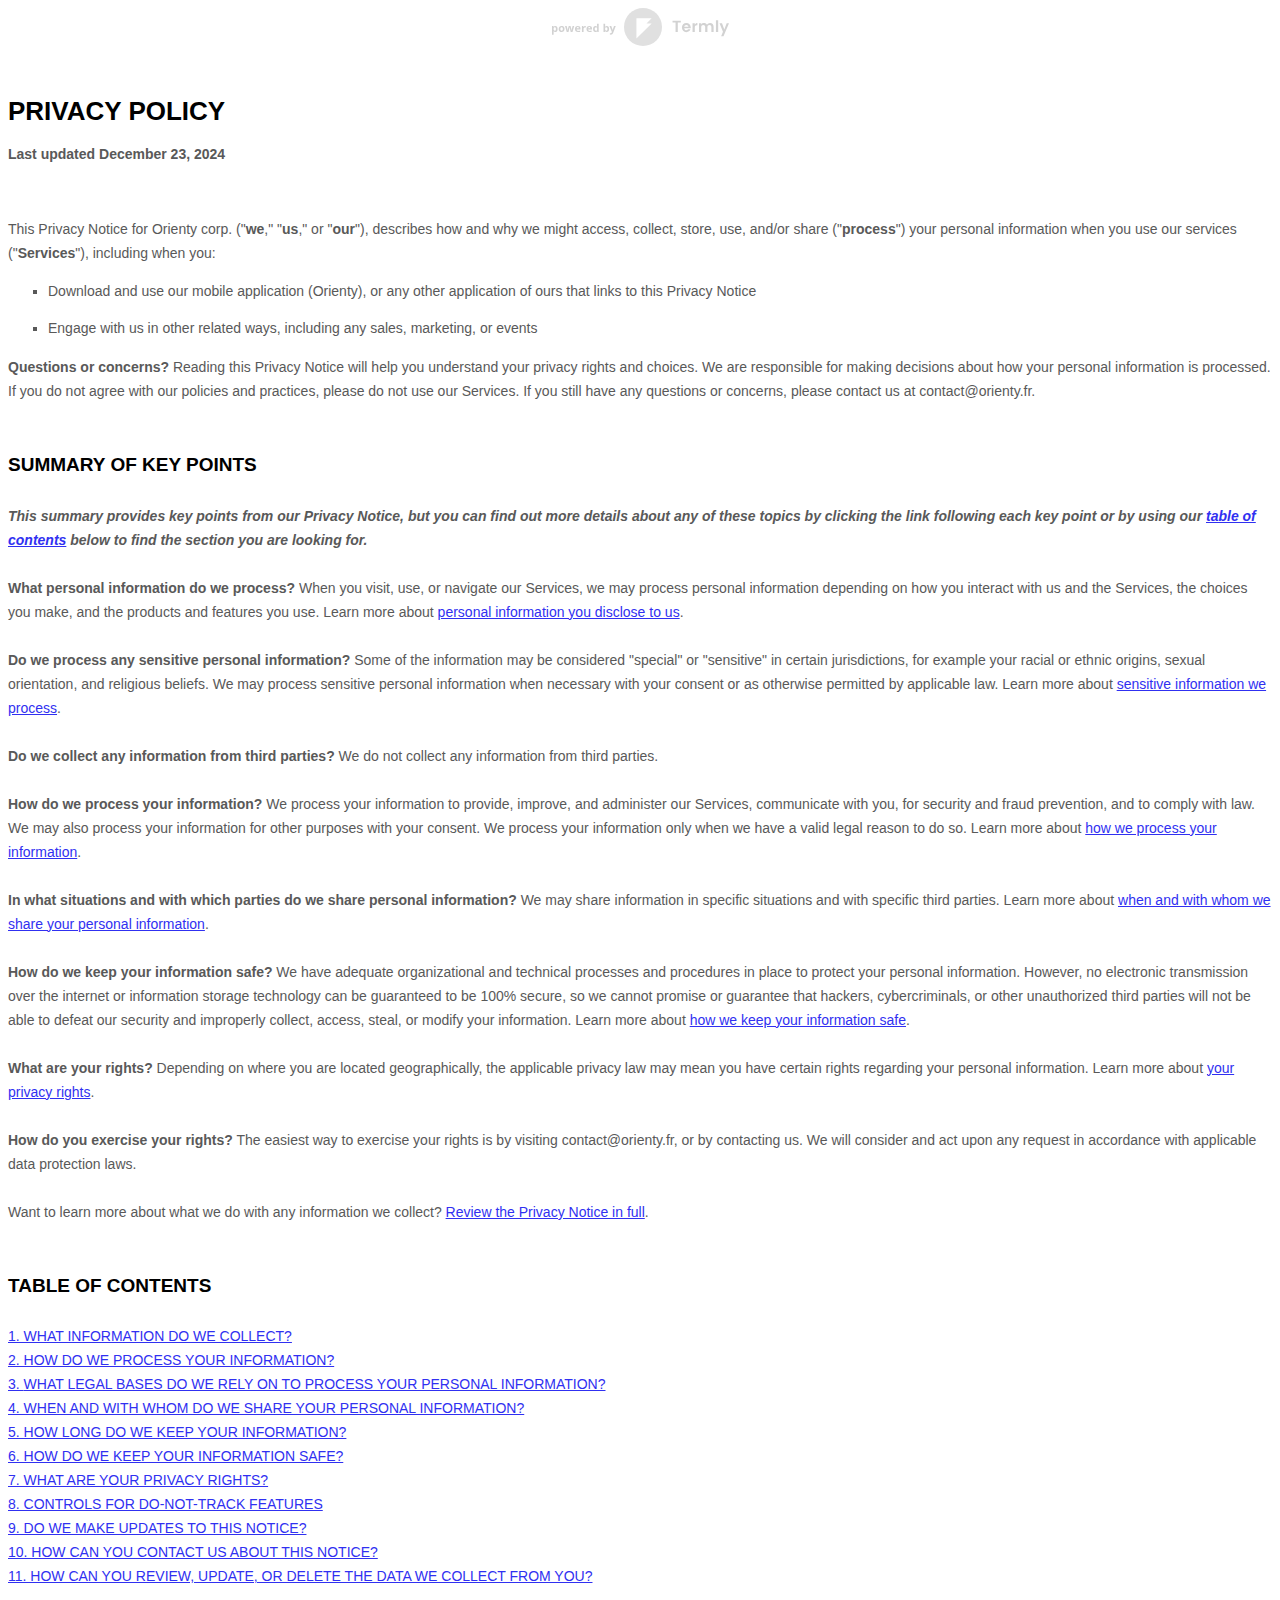
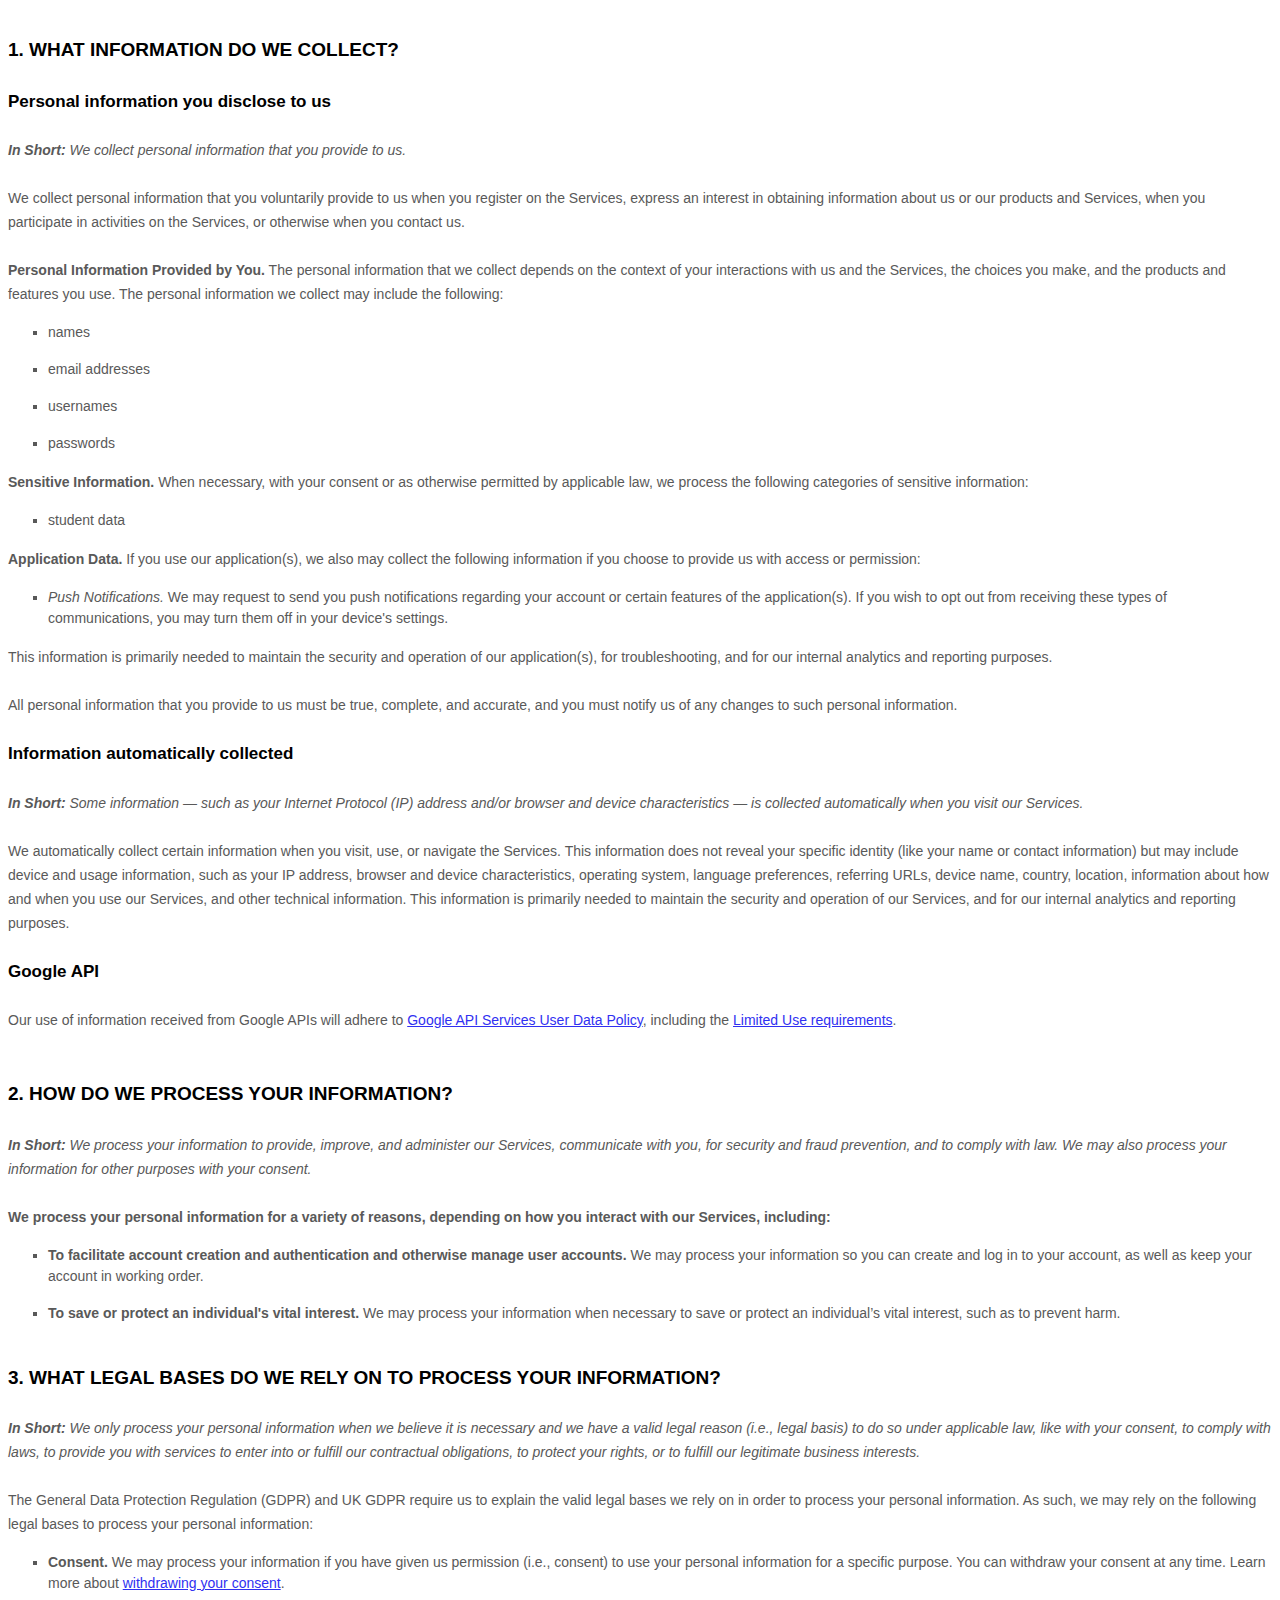
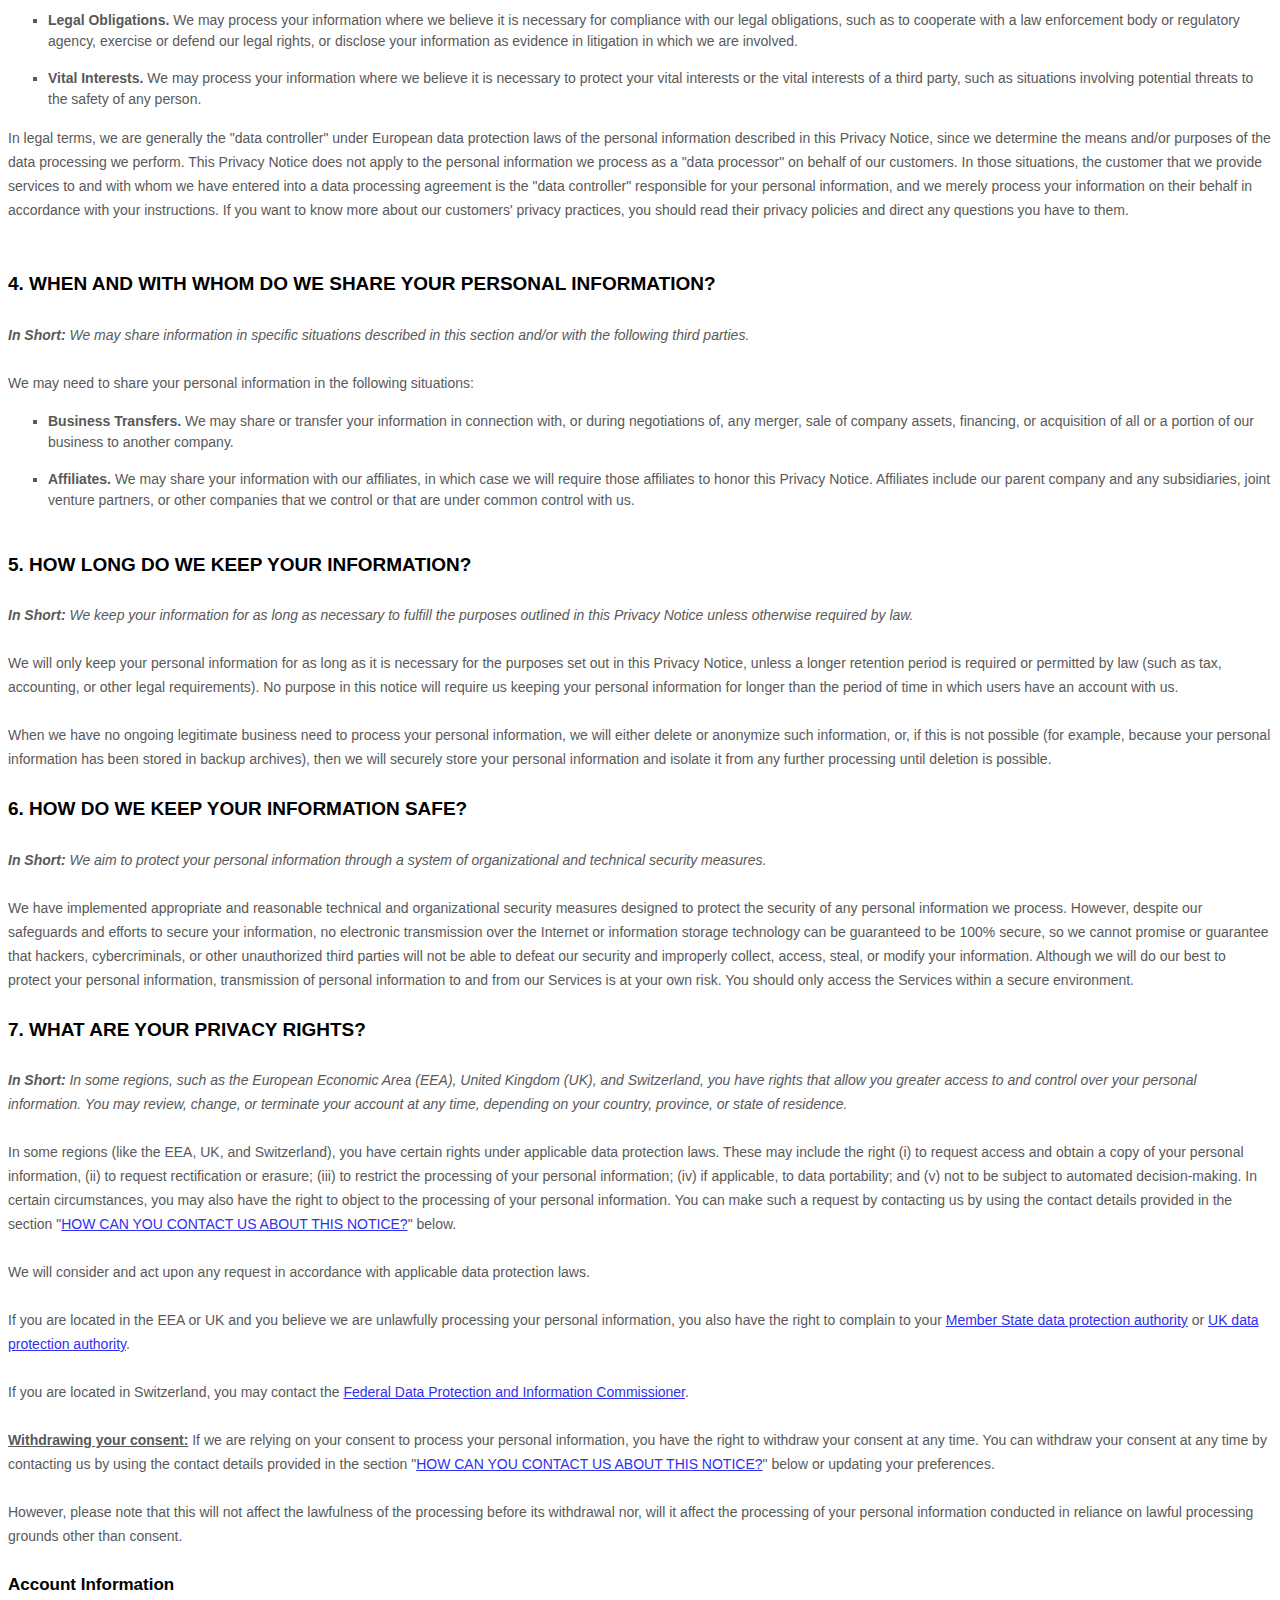
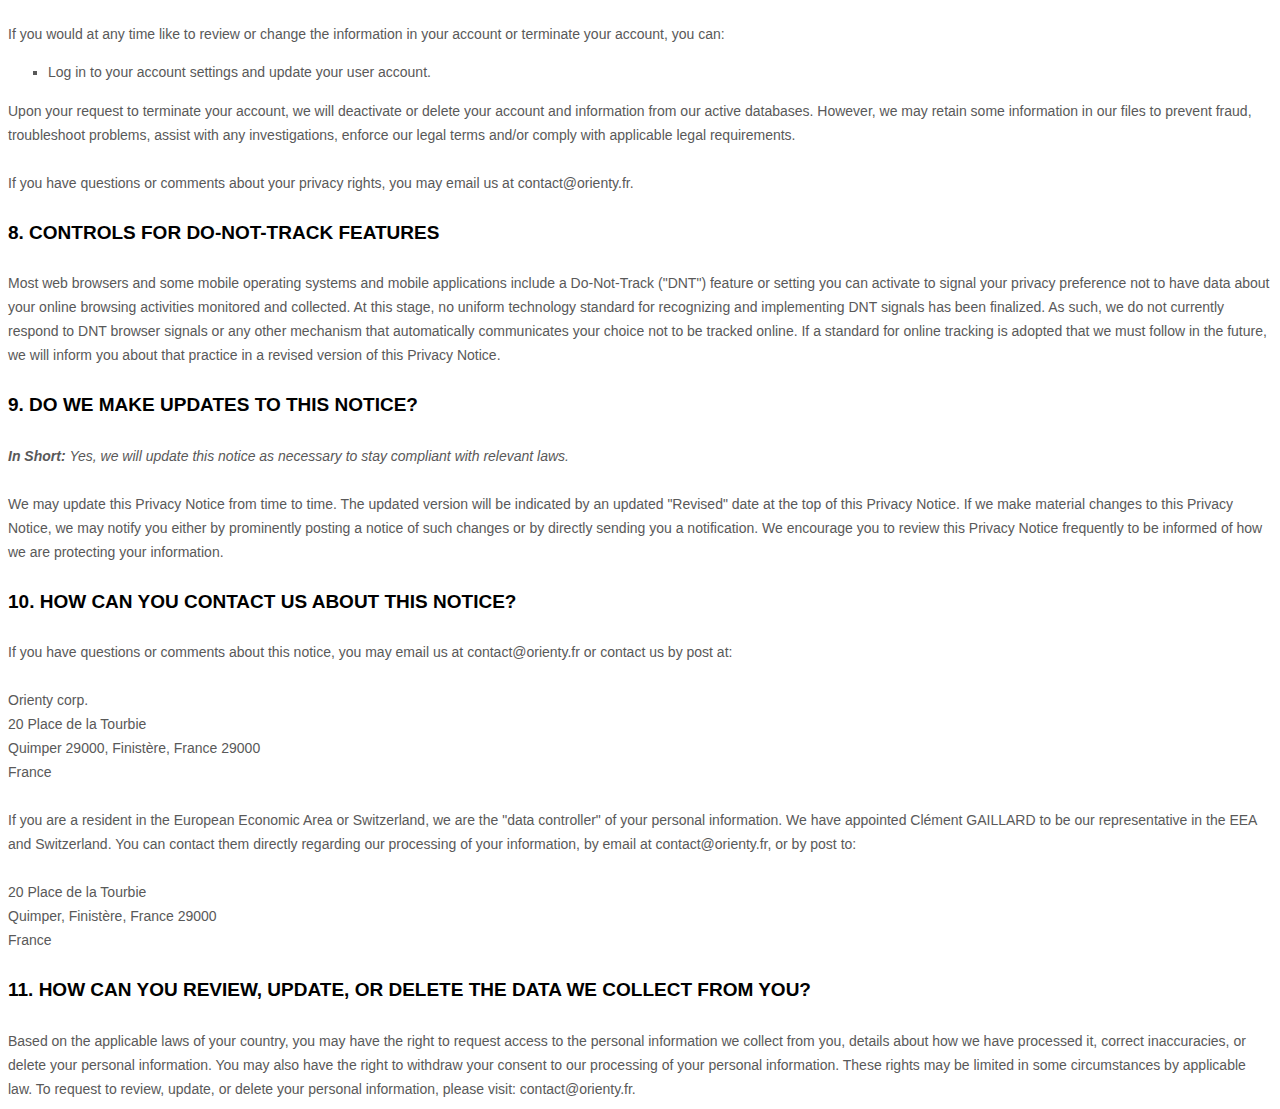
<file: Pages/ToS/tos.html>
<!DOCTYPE html>
<html lang="fr">
<head>
    <meta charset="UTF-8">
    <meta name="viewport" content="width=device-width, initial-scale=1.0">
    <title>Orienty - CGU</title>
</head>
<body>
    <style>
        [data-custom-class='body'], [data-custom-class='body'] * {
                background: transparent !important;
              }
      [data-custom-class='title'], [data-custom-class='title'] * {
                font-family: Arial !important;
      font-size: 26px !important;
      color: #000000 !important;
              }
      [data-custom-class='subtitle'], [data-custom-class='subtitle'] * {
                font-family: Arial !important;
      color: #595959 !important;
      font-size: 14px !important;
              }
      [data-custom-class='heading_1'], [data-custom-class='heading_1'] * {
                font-family: Arial !important;
      font-size: 19px !important;
      color: #000000 !important;
              }
      [data-custom-class='heading_2'], [data-custom-class='heading_2'] * {
                font-family: Arial !important;
      font-size: 17px !important;
      color: #000000 !important;
              }
      [data-custom-class='body_text'], [data-custom-class='body_text'] * {
                color: #595959 !important;
      font-size: 14px !important;
      font-family: Arial !important;
              }
      [data-custom-class='link'], [data-custom-class='link'] * {
                color: #3030F1 !important;
      font-size: 14px !important;
      font-family: Arial !important;
      word-break: break-word !important;
              }
      </style>
            <span style="display: block;margin: 0 auto 3.125rem;width: 11.125rem;height: 2.375rem;background: url([data-uri]) center no-repeat;"></span>
      
            <div data-custom-class="body">
            <div><strong><span style="font-size: 26px;"><span data-custom-class="title"><bdt class="block-component"></bdt><bdt class="question">PRIVACY POLICY</bdt><bdt class="statement-end-if-in-editor"></bdt></span></span></strong></div><div><br></div><div><span style="color: rgb(127, 127, 127);"><strong><span style="font-size: 15px;"><span data-custom-class="subtitle">Last updated <bdt class="question">December 23, 2024</bdt></span></span></strong></span></div><div><br></div><div><br></div><div><br></div><div style="line-height: 1.5;"><span style="color: rgb(127, 127, 127);"><span style="color: rgb(89, 89, 89); font-size: 15px;"><span data-custom-class="body_text">This Privacy Notice for <bdt class="question">Orienty corp.<bdt class="block-component"></bdt></bdt> (<bdt class="block-component"></bdt>"<strong>we</strong>," "<strong>us</strong>," or "<strong>our</strong>"<bdt class="statement-end-if-in-editor"></bdt></span><span data-custom-class="body_text">), describes how and why we might access, collect, store, use, and/or share (<bdt class="block-component"></bdt>"<strong>process</strong>"<bdt class="statement-end-if-in-editor"></bdt>) your personal information when you use our services (<bdt class="block-component"></bdt>"<strong>Services</strong>"<bdt class="statement-end-if-in-editor"></bdt>), including when you:</span></span></span><span style="font-size: 15px;"><span style="color: rgb(127, 127, 127);"><span data-custom-class="body_text"><span style="color: rgb(89, 89, 89);"><span data-custom-class="body_text"><bdt class="block-component"></bdt></span></span></span></span></span></span></span></span></li></ul><div><bdt class="block-component"><span style="font-size: 15px;"><span style="font-size: 15px;"><span style="color: rgb(127, 127, 127);"><span data-custom-class="body_text"><span style="color: rgb(89, 89, 89);"><span data-custom-class="body_text"><bdt class="block-component"></bdt></span></span></span></span></span></span></bdt></div><ul><li data-custom-class="body_text" style="line-height: 1.5;"><span style="font-size: 15px; color: rgb(89, 89, 89);"><span style="font-size: 15px; color: rgb(89, 89, 89);"><span data-custom-class="body_text">Download and use<bdt class="block-component"></bdt> our mobile application<bdt class="block-component"></bdt> (<bdt class="question">Orienty)<span style="font-size: 15px; color: rgb(89, 89, 89);"><span style="font-size: 15px; color: rgb(89, 89, 89);"><span data-custom-class="body_text"><span style="font-size: 15px;"><span style="color: rgb(89, 89, 89);"><span data-custom-class="body_text"><span style="font-size: 15px;"><span style="color: rgb(89, 89, 89);"><bdt class="statement-end-if-in-editor">,</bdt></span></span></span></span></span></span></span></span></bdt></span><span data-custom-class="body_text"><span style="font-size: 15px;"><span style="color: rgb(89, 89, 89);"><span data-custom-class="body_text"><span style="font-size: 15px;"><span style="color: rgb(89, 89, 89);"><bdt class="statement-end-if-in-editor"><bdt class="block-component"> or any other application of ours that links to this Privacy Notice</bdt></bdt></span></span></span></span></span></span></span></span></li></ul><div style="line-height: 1.5;"><bdt class="block-component"><span style="font-size: 15px;"></span></bdt></li></ul><div style="line-height: 1.5;"><span style="font-size: 15px;"><span style="color: rgb(127, 127, 127);"><span data-custom-class="body_text"><span style="color: rgb(89, 89, 89);"><span data-custom-class="body_text"><bdt class="block-component"></bdt></span></span></span></span></span></div><ul><li data-custom-class="body_text" style="line-height: 1.5;"><span style="font-size: 15px; color: rgb(89, 89, 89);"><span style="font-size: 15px; color: rgb(89, 89, 89);"><span data-custom-class="body_text">Engage with us in other related ways, including any sales, marketing, or events<span style="font-size: 15px;"><span style="color: rgb(89, 89, 89);"><span data-custom-class="body_text"><span style="font-size: 15px;"><span style="color: rgb(89, 89, 89);"><bdt class="statement-end-if-in-editor"></bdt></span></span></span></span></span></span></span></span></li></ul><div style="line-height: 1.5;"><span style="font-size: 15px;"><span style="color: rgb(127, 127, 127);"><span data-custom-class="body_text"><strong>Questions or concerns? </strong>Reading this Privacy Notice will help you understand your privacy rights and choices. We are responsible for making decisions about how your personal information is processed. If you do not agree with our policies and practices, please do not use our Services.<bdt class="block-component"></bdt> If you still have any questions or concerns, please contact us at <bdt class="question">contact@orienty.fr</bdt>.</span></span></span></div><div style="line-height: 1.5;"><br></div><div style="line-height: 1.5;"><br></div><div style="line-height: 1.5;"><strong><span style="font-size: 15px;"><span data-custom-class="heading_1">SUMMARY OF KEY POINTS</span></span></strong></div><div style="line-height: 1.5;"><br></div><div style="line-height: 1.5;"><span style="font-size: 15px;"><span data-custom-class="body_text"><strong><em>This summary provides key points from our Privacy Notice, but you can find out more details about any of these topics by clicking the link following each key point or by using our </em></strong></span></span><a data-custom-class="link" href="#toc"><span style="color: rgb(0, 58, 250); font-size: 15px;"><span data-custom-class="body_text"><strong><em>table of contents</em></strong></span></span></a><span style="font-size: 15px;"><span data-custom-class="body_text"><strong><em> below to find the section you are looking for.</em></strong></span></span></div><div style="line-height: 1.5;"><br></div><div style="line-height: 1.5;"><span style="font-size: 15px;"><span data-custom-class="body_text"><strong>What personal information do we process?</strong> When you visit, use, or navigate our Services, we may process personal information depending on how you interact with us and the Services, the choices you make, and the products and features you use. Learn more about </span></span><a data-custom-class="link" href="#personalinfo"><span style="color: rgb(0, 58, 250); font-size: 15px;"><span data-custom-class="body_text">personal information you disclose to us</span></span></a><span data-custom-class="body_text">.</span></div><div style="line-height: 1.5;"><br></div><div style="line-height: 1.5;"><span style="font-size: 15px;"><span data-custom-class="body_text"><strong>Do we process any sensitive personal information? </strong>Some of the information may be considered <bdt class="block-component"></bdt>"special" or "sensitive"<bdt class="statement-end-if-in-editor"></bdt> in certain jurisdictions, for example your racial or ethnic origins, sexual orientation, and religious beliefs. <bdt class="block-component"></bdt>We may process sensitive personal information when necessary with your consent or as otherwise permitted by applicable law. Learn more about </span></span><a data-custom-class="link" href="#sensitiveinfo"><span style="color: rgb(0, 58, 250); font-size: 15px;"><span data-custom-class="body_text">sensitive information we process</span></span></a><span data-custom-class="body_text">.</span><span style="font-size: 15px;"><span data-custom-class="body_text"><bdt class="statement-end-if-in-editor"></bdt></span></span></div><div style="line-height: 1.5;"><br></div><div style="line-height: 1.5;"><span style="font-size: 15px;"><span data-custom-class="body_text"><strong>Do we collect any information from third parties?</strong> <bdt class="block-component"></bdt>We do not collect any information from third parties.<bdt class="else-block"></bdt></span></span></div><div style="line-height: 1.5;"><br></div><div style="line-height: 1.5;"><span style="font-size: 15px;"><span data-custom-class="body_text"><strong>How do we process your information?</strong> We process your information to provide, improve, and administer our Services, communicate with you, for security and fraud prevention, and to comply with law. We may also process your information for other purposes with your consent. We process your information only when we have a valid legal reason to do so. Learn more about </span></span><a data-custom-class="link" href="#infouse"><span style="color: rgb(0, 58, 250); font-size: 15px;"><span data-custom-class="body_text">how we process your information</span></span></a><span data-custom-class="body_text">.</span></div><div style="line-height: 1.5;"><br></div><div style="line-height: 1.5;"><span style="font-size: 15px;"><span data-custom-class="body_text"><strong>In what situations and with which <bdt class="block-component"></bdt>parties do we share personal information?</strong> We may share information in specific situations and with specific <bdt class="block-component"></bdt>third parties. Learn more about </span></span><a data-custom-class="link" href="#whoshare"><span style="color: rgb(0, 58, 250); font-size: 15px;"><span data-custom-class="body_text">when and with whom we share your personal information</span></span></a><span style="font-size: 15px;"><span data-custom-class="body_text">.<bdt class="block-component"></bdt></span></span></div><div style="line-height: 1.5;"><br></div><div style="line-height: 1.5;"><span style="font-size: 15px;"><span data-custom-class="body_text"><strong>How do we keep your information safe?</strong> We have adequate <bdt class="block-component"></bdt>organizational<bdt class="statement-end-if-in-editor"></bdt> and technical processes and procedures in place to protect your personal information. However, no electronic transmission over the internet or information storage technology can be guaranteed to be 100% secure, so we cannot promise or guarantee that hackers, cybercriminals, or other <bdt class="block-component"></bdt>unauthorized<bdt class="statement-end-if-in-editor"></bdt> third parties will not be able to defeat our security and improperly collect, access, steal, or modify your information. Learn more about </span></span><a data-custom-class="link" href="#infosafe"><span style="color: rgb(0, 58, 250); font-size: 15px;"><span data-custom-class="body_text">how we keep your information safe</span></span></a><span data-custom-class="body_text">.</span><span style="font-size: 15px;"><span data-custom-class="body_text"><bdt class="statement-end-if-in-editor"></bdt></span></span></div><div style="line-height: 1.5;"><br></div><div style="line-height: 1.5;"><span style="font-size: 15px;"><span data-custom-class="body_text"><strong>What are your rights?</strong> Depending on where you are located geographically, the applicable privacy law may mean you have certain rights regarding your personal information. Learn more about </span></span><a data-custom-class="link" href="#privacyrights"><span style="color: rgb(0, 58, 250); font-size: 15px;"><span data-custom-class="body_text">your privacy rights</span></span></a><span data-custom-class="body_text">.</span></div><div style="line-height: 1.5;"><br></div><div style="line-height: 1.5;"><span style="font-size: 15px;"><span data-custom-class="body_text"><strong>How do you exercise your rights?</strong> The easiest way to exercise your rights is by <bdt class="block-component"></bdt>visiting <span style="color: rgb(0, 58, 250);"><bdt class="question">contact@orienty.fr</bdt></span><bdt class="else-block"></bdt>, or by contacting us. We will consider and act upon any request in accordance with applicable data protection laws.</span></span></div><div style="line-height: 1.5;"><br></div><div style="line-height: 1.5;"><span style="font-size: 15px;"><span data-custom-class="body_text">Want to learn more about what we do with any information we collect? </span></span><a data-custom-class="link" href="#toc"><span style="color: rgb(0, 58, 250); font-size: 15px;"><span data-custom-class="body_text">Review the Privacy Notice in full</span></span></a><span style="font-size: 15px;"><span data-custom-class="body_text">.</span></span></div><div style="line-height: 1.5;"><br></div><div style="line-height: 1.5;"><br></div><div id="toc" style="line-height: 1.5;"><span style="font-size: 15px;"><span style="color: rgb(127, 127, 127);"><span style="color: rgb(0, 0, 0);"><strong><span data-custom-class="heading_1">TABLE OF CONTENTS</span></strong></span></span></span></div><div style="line-height: 1.5;"><br></div><div style="line-height: 1.5;"><span style="font-size: 15px;"><a data-custom-class="link" href="#infocollect"><span style="color: rgb(0, 58, 250);">1. WHAT INFORMATION DO WE COLLECT?</span></a></span></div><div style="line-height: 1.5;"><span style="font-size: 15px;"><a data-custom-class="link" href="#infouse"><span style="color: rgb(0, 58, 250);">2. HOW DO WE PROCESS YOUR INFORMATION?<bdt class="block-component"></bdt></span></a></span></div><div style="line-height: 1.5;"><span style="font-size: 15px;"><a data-custom-class="link" href="#legalbases"><span style="color: rgb(0, 58, 250);">3. <span style="font-size: 15px;"><span style="color: rgb(0, 58, 250);">WHAT LEGAL BASES DO WE RELY ON TO PROCESS YOUR PERSONAL INFORMATION?</span></span><bdt class="statement-end-if-in-editor"></bdt></span></a></span></div><div style="line-height: 1.5;"><span style="font-size: 15px;"><span style="color: rgb(0, 58, 250);"><a data-custom-class="link" href="#whoshare">4. WHEN AND WITH WHOM DO WE SHARE YOUR PERSONAL INFORMATION?</a></span><span data-custom-class="body_text"><bdt class="block-component"></bdt></a><span style="color: rgb(127, 127, 127);"><span style="color: rgb(89, 89, 89);"><span data-custom-class="body_text"><span style="color: rgb(89, 89, 89);"><bdt class="block-component"></bdt></span></span></span></span><bdt class="block-component"></bdt></span></div><div style="line-height: 1.5;"><span style="font-size: 15px;"><span style="color: rgb(127, 127, 127);"><span style="color: rgb(89, 89, 89);"><span data-custom-class="body_text"><span style="color: rgb(89, 89, 89);"><span style="color: rgb(89, 89, 89);"><span style="color: rgb(89, 89, 89);"><bdt class="block-component"></bdt></span></span><bdt class="block-component"></bdt></span></span></span></span></span></div><div style="line-height: 1.5;"><span style="font-size: 15px;"><a data-custom-class="link" href="#inforetain"><span style="color: rgb(0, 58, 250);">5. HOW LONG DO WE KEEP YOUR INFORMATION?</span></a><span style="color: rgb(127, 127, 127);"><span style="color: rgb(89, 89, 89);"><span data-custom-class="body_text"><span style="color: rgb(89, 89, 89);"><span style="color: rgb(89, 89, 89);"><bdt class="block-component"></bdt></span></span></span></span></span></span></div><div style="line-height: 1.5;"><span style="font-size: 15px;"><a data-custom-class="link" href="#infosafe"><span style="color: rgb(0, 58, 250);">6. HOW DO WE KEEP YOUR INFORMATION SAFE?</span></a><span style="color: rgb(127, 127, 127);"><span style="color: rgb(89, 89, 89);"><span data-custom-class="body_text"><span style="color: rgb(89, 89, 89);"><bdt class="statement-end-if-in-editor"></bdt><bdt class="block-component"></bdt></span></span></span></span></span></div><div style="line-height: 1.5;"><span style="font-size: 15px;"><span style="color: rgb(0, 58, 250);"><a data-custom-class="link" href="#privacyrights">7. WHAT ARE YOUR PRIVACY RIGHTS?</a></span></span></div><div style="line-height: 1.5;"><span style="font-size: 15px;"><a data-custom-class="link" href="#DNT"><span style="color: rgb(0, 58, 250);">8. CONTROLS FOR DO-NOT-TRACK FEATURES<bdt class="block-component"></span><bdt class="block-component"><span style="font-size: 15px;"><span data-custom-class="body_text"></span></bdt></span></div><div style="line-height: 1.5;"><bdt class="block-component"><span style="font-size: 15px;"></bdt><bdt class="block-component"></bdt><bdt class="block-component"></bdt><bdt class="block-component"></bdt><bdt class="block-component"></bdt><bdt class="block-component"></bdt><bdt class="block-component"></bdt><bdt class="block-component"></bdt><bdt class="block-component"></bdt><bdt class="block-component"></span></bdt></div><div style="line-height: 1.5;"><span style="font-size: 15px;"><a data-custom-class="link" href="#policyupdates"><span style="color: rgb(0, 58, 250);">9. DO WE MAKE UPDATES TO THIS NOTICE?</span></a></span></div><div style="line-height: 1.5;"><a data-custom-class="link" href="#contact"><span style="color: rgb(0, 58, 250); font-size: 15px;">10. HOW CAN YOU CONTACT US ABOUT THIS NOTICE?</span></a></div><div style="line-height: 1.5;"><a data-custom-class="link" href="#request"><span style="color: rgb(0, 58, 250);">11. HOW CAN YOU REVIEW, UPDATE, OR DELETE THE DATA WE COLLECT FROM YOU?</span></a></div><div style="line-height: 1.5;"><br></div><div style="line-height: 1.5;"><br></div><div id="infocollect" style="line-height: 1.5;"><span style="color: rgb(0, 0, 0);"><span style="color: rgb(0, 0, 0); font-size: 15px;"><span style="font-size: 15px; color: rgb(0, 0, 0);"><span style="font-size: 15px; color: rgb(0, 0, 0);"><span id="control" style="color: rgb(0, 0, 0);"><strong><span data-custom-class="heading_1">1. WHAT INFORMATION DO WE COLLECT?</span></strong></span></span></span></span></span></div><div style="line-height: 1.5;"><br></div><div id="personalinfo" style="line-height: 1.5;"><span data-custom-class="heading_2" style="color: rgb(0, 0, 0);"><span style="font-size: 15px;"><strong>Personal information you disclose to us</strong></span></span></div><div><div><br></div><div style="line-height: 1.5;"><span style="color: rgb(127, 127, 127);"><span style="color: rgb(89, 89, 89); font-size: 15px;"><span data-custom-class="body_text"><span style="font-size: 15px; color: rgb(89, 89, 89);"><span style="font-size: 15px; color: rgb(89, 89, 89);"><span data-custom-class="body_text"><strong><em>In Short:</em></strong></span></span></span></span><span data-custom-class="body_text"><span style="font-size: 15px; color: rgb(89, 89, 89);"><span style="font-size: 15px; color: rgb(89, 89, 89);"><span data-custom-class="body_text"><strong><em> </em></strong><em>We collect personal information that you provide to us.</em></span></span></span></span></span></span></div></div><div style="line-height: 1.5;"><br></div><div style="line-height: 1.5;"><span style="font-size: 15px; color: rgb(89, 89, 89);"><span style="font-size: 15px; color: rgb(89, 89, 89);"><span data-custom-class="body_text">We collect personal information that you voluntarily provide to us when you <span style="font-size: 15px;"><bdt class="block-component"></bdt></span>register on the Services, </span><span style="font-size: 15px;"><span data-custom-class="body_text"><span style="font-size: 15px;"><bdt class="statement-end-if-in-editor"></bdt></span></span><span data-custom-class="body_text">express an interest in obtaining information about us or our products and Services, when you participate in activities on the Services, or otherwise when you contact us.</span></span></span></span></div><div style="line-height: 1.5;"><br></div><div style="line-height: 1.5;"><span style="font-size: 15px; color: rgb(89, 89, 89);"><span style="font-size: 15px; color: rgb(89, 89, 89);"><span data-custom-class="body_text"><span style="font-size: 15px;"><bdt class="block-component"></bdt></span></span></span></span></div><div style="line-height: 1.5;"><span style="font-size: 15px; color: rgb(89, 89, 89);"><span style="font-size: 15px; color: rgb(89, 89, 89);"><span data-custom-class="body_text"><strong>Personal Information Provided by You.</strong> The personal information that we collect depends on the context of your interactions with us and the Services, the choices you make, and the products and features you use. The personal information we collect may include the following:<span style="font-size: 15px;"><span data-custom-class="body_text"><bdt class="forloop-component"></bdt></span></span></span></span></span></div><ul><li data-custom-class="body_text" style="line-height: 1.5;"><span style="font-size: 15px; color: rgb(89, 89, 89);"><span style="font-size: 15px; color: rgb(89, 89, 89);"><span data-custom-class="body_text"><span style="font-size: 15px;"><span data-custom-class="body_text"><bdt class="question">names</bdt></span></span></span></span></span></li></ul><div style="line-height: 1.5;"><span style="font-size: 15px; color: rgb(89, 89, 89);"><span style="font-size: 15px; color: rgb(89, 89, 89);"><span data-custom-class="body_text"><span style="font-size: 15px;"><span data-custom-class="body_text"><bdt class="forloop-component"></bdt></span></span></span></span></span></div><ul><li data-custom-class="body_text" style="line-height: 1.5;"><span style="font-size: 15px; color: rgb(89, 89, 89);"><span style="font-size: 15px; color: rgb(89, 89, 89);"><span data-custom-class="body_text"><span style="font-size: 15px;"><span data-custom-class="body_text"><bdt class="question">email addresses</bdt></span></span></span></span></span></li></ul><div style="line-height: 1.5;"><span style="font-size: 15px; color: rgb(89, 89, 89);"><span style="font-size: 15px; color: rgb(89, 89, 89);"><span data-custom-class="body_text"><span style="font-size: 15px;"><span data-custom-class="body_text"><bdt class="forloop-component"></bdt></span></span></span></span></span></div><ul><li data-custom-class="body_text" style="line-height: 1.5;"><span style="font-size: 15px; color: rgb(89, 89, 89);"><span style="font-size: 15px; color: rgb(89, 89, 89);"><span data-custom-class="body_text"><span style="font-size: 15px;"><span data-custom-class="body_text"><bdt class="question">usernames</bdt></span></span></span></span></span></li></ul><div style="line-height: 1.5;"><span style="font-size: 15px; color: rgb(89, 89, 89);"><span style="font-size: 15px; color: rgb(89, 89, 89);"><span data-custom-class="body_text"><span style="font-size: 15px;"><span data-custom-class="body_text"><bdt class="forloop-component"></bdt></span></span></span></span></span></div><ul><li data-custom-class="body_text" style="line-height: 1.5;"><span style="font-size: 15px; color: rgb(89, 89, 89);"><span style="font-size: 15px; color: rgb(89, 89, 89);"><span data-custom-class="body_text"><span style="font-size: 15px;"><span data-custom-class="body_text"><bdt class="question">passwords</bdt></span></span></span></span></span></li></ul><div style="line-height: 1.5;"><span style="font-size: 15px; color: rgb(89, 89, 89);"><span style="font-size: 15px; color: rgb(89, 89, 89);"><span data-custom-class="body_text"><span style="font-size: 15px;"><span data-custom-class="body_text"><bdt class="forloop-component"></bdt></span><span data-custom-class="body_text"><bdt class="statement-end-if-in-editor"></bdt></span></span></span></span></span></div><div id="sensitiveinfo" style="line-height: 1.5;"><span style="font-size: 15px;"><span data-custom-class="body_text"><strong>Sensitive Information.</strong> <bdt class="block-component"></bdt>When necessary, with your consent or as otherwise permitted by applicable law, we process the following categories of sensitive information:<bdt class="forloop-component"></bdt></span></span></div><ul><li data-custom-class="body_text" style="line-height: 1.5;"><span style="font-size: 15px;"><span data-custom-class="body_text"><bdt class="question">student data</bdt></span></span></li></ul><div><span style="font-size: 15px;"><span data-custom-class="body_text"><bdt class="forloop-component"></bdt></span><span data-custom-class="body_text"><bdt class="statement-end-if-in-editor"></bdt></span></span><span style="font-size: 15px; color: rgb(89, 89, 89);"><span style="font-size: 15px; color: rgb(89, 89, 89);"><span data-custom-class="body_text"><span style="font-size: 15px;"><span data-custom-class="body_text"><bdt class="block-component"><bdt class="block-component"></bdt></bdt></span></span></span></span><bdt class="block-component"><bdt class="block-component"></bdt></bdt></div><div style="line-height: 1.5;"><span data-custom-class="body_text"><span style="font-size: 15px;"><strong>Application Data.</strong> If you use our application(s), we also may collect the following information if you choose to provide us with access or permission:<bdt class="block-component"></bdt></span></span></li></ul><div style="line-height: 1.5;"><bdt class="block-component"><span style="font-size: 15px;"><span data-custom-class="body_text"></bdt></span></span></li></ul><div style="line-height: 1.5;"><bdt class="block-component"><span style="font-size: 15px;"><span data-custom-class="body_text"></bdt></span></span></li></ul><div style="line-height: 1.5;"><bdt class="block-component"><span style="font-size: 15px;"><span data-custom-class="body_text"></span></span></bdt></div><ul><li data-custom-class="body_text" style="line-height: 1.5;"><span style="font-size: 15px;"><span data-custom-class="body_text"><em>Push Notifications.</em> We may request to send you push notifications regarding your account or certain features of the application(s). If you wish to opt out from receiving these types of communications, you may turn them off in your device's settings.<bdt class="statement-end-if-in-editor"></bdt></span></span></li></ul><div style="line-height: 1.5;"><span style="font-size: 15px;"><span data-custom-class="body_text">This information is primarily needed to maintain the security and operation of our application(s), for troubleshooting, and for our internal analytics and reporting purposes.</span></span></div><div style="line-height: 1.5;"><br></div><div style="line-height: 1.5;"><bdt class="statement-end-if-in-editor"><span style="font-size: 15px;"><span data-custom-class="body_text"></span></span></bdt></div><div style="line-height: 1.5;"><span style="font-size: 15px; color: rgb(89, 89, 89);"><span style="font-size: 15px; color: rgb(89, 89, 89);"><span data-custom-class="body_text">All personal information that you provide to us must be true, complete, and accurate, and you must notify us of any changes to such personal information.</span></span></span></div><div style="line-height: 1.5;"><br></div><div style="line-height: 1.5;"><span style="font-size: 15px; color: rgb(89, 89, 89);"><span style="font-size: 15px; color: rgb(89, 89, 89);"><span data-custom-class="body_text"><bdt class="block-component"></bdt></span></span></span></div><div style="line-height: 1.5;"><span data-custom-class="heading_2" style="color: rgb(0, 0, 0);"><span style="font-size: 15px;"><strong>Information automatically collected</strong></span></span></div><div><div><br></div><div style="line-height: 1.5;"><span style="color: rgb(127, 127, 127);"><span style="color: rgb(89, 89, 89); font-size: 15px;"><span data-custom-class="body_text"><span style="font-size: 15px; color: rgb(89, 89, 89);"><span style="font-size: 15px; color: rgb(89, 89, 89);"><span data-custom-class="body_text"><strong><em>In Short:</em></strong></span></span></span></span><span data-custom-class="body_text"><span style="font-size: 15px; color: rgb(89, 89, 89);"><span style="font-size: 15px; color: rgb(89, 89, 89);"><span data-custom-class="body_text"><strong><em> </em></strong><em>Some information — such as your Internet Protocol (IP) address and/or browser and device characteristics — is collected automatically when you visit our Services.</em></span></span></span></span></span></span></div></div><div style="line-height: 1.5;"><br></div><div style="line-height: 1.5;"><span style="font-size: 15px; color: rgb(89, 89, 89);"><span style="font-size: 15px; color: rgb(89, 89, 89);"><span data-custom-class="body_text">We automatically collect certain information when you visit, use, or navigate the Services. This information does not reveal your specific identity (like your name or contact information) but may include device and usage information, such as your IP address, browser and device characteristics, operating system, language preferences, referring URLs, device name, country, location, information about how and when you use our Services, and other technical information. This information is primarily needed to maintain the security and operation of our Services, and for our internal analytics and reporting purposes.</span></span></span></div><div style="line-height: 1.5;"><br></div><div style="line-height: 1.5;"><span style="font-size: 15px; color: rgb(89, 89, 89);"><span style="font-size: 15px; color: rgb(89, 89, 89);"><span data-custom-class="body_text"><bdt class="block-component"></span></bdt></span><span data-custom-class="body_text"><bdt class="block-component"></bdt><bdt class="statement-end-if-in-editor"></bdt></bdt></span></span></span><bdt class="block-component"><span style="font-size: 15px;"></span></bdt></div><div style="line-height: 1.5;"><span style="font-size: 15px;"><strong><span data-custom-class="heading_2">Google API</span></strong></span></div><div style="line-height: 1.5;"><span style="font-size: 15px;"><br></span></div><div style="line-height: 1.5;"><span style="font-size: 15px;"><span data-custom-class="body_text">Our use of information received from Google APIs will adhere to </span></span><a data-custom-class="link" href="https://developers.google.com/terms/api-services-user-data-policy" rel="noopener noreferrer" target="_blank"><span style="color: rgb(0, 58, 250); font-size: 15px;"><span data-custom-class="body_text">Google API Services User Data Policy</span></span></a><span style="font-size: 15px;"><span data-custom-class="body_text">, including the </span></span><a data-custom-class="link" href="https://developers.google.com/terms/api-services-user-data-policy#limited-use" rel="noopener noreferrer" target="_blank"><span style="color: rgb(0, 58, 250); font-size: 15px;"><span data-custom-class="body_text">Limited Use requirements</span></span></a><span style="font-size: 15px;"><span data-custom-class="body_text">.</span><br></span></div><div><span style="font-size: 15px;"><br></span></div><div style="line-height: 1.5;"><bdt class="statement-end-if-in-editor"><span style="font-size: 15px;"></span></bdt><span style="font-size: 15px; color: rgb(89, 89, 89);"><span style="font-size: 15px; color: rgb(89, 89, 89);"><span data-custom-class="body_text"><span style="color: rgb(89, 89, 89); font-size: 15px;"><span data-custom-class="body_text"><span style="color: rgb(89, 89, 89); font-size: 15px;"><span data-custom-class="body_text"><bdt class="statement-end-if-in-editor"><bdt class="block-component"></bdt></bdt></span></span></span></span></bdt></span></span></span></span></span></span></span></span><span style="font-size: 15px;"><span data-custom-class="body_text"><bdt class="block-component"></bdt></span></span></div><div style="line-height: 1.5;"><br></div><div id="infouse" style="line-height: 1.5;"><span style="color: rgb(127, 127, 127);"><span style="color: rgb(89, 89, 89); font-size: 15px;"><span style="font-size: 15px; color: rgb(89, 89, 89);"><span style="font-size: 15px; color: rgb(89, 89, 89);"><span id="control" style="color: rgb(0, 0, 0);"><strong><span data-custom-class="heading_1">2. HOW DO WE PROCESS YOUR INFORMATION?</span></strong></span></span></span></span></span></div><div><div style="line-height: 1.5;"><br></div><div style="line-height: 1.5;"><span style="color: rgb(127, 127, 127);"><span style="color: rgb(89, 89, 89); font-size: 15px;"><span data-custom-class="body_text"><span style="font-size: 15px; color: rgb(89, 89, 89);"><span style="font-size: 15px; color: rgb(89, 89, 89);"><span data-custom-class="body_text"><strong><em>In Short: </em></strong><em>We process your information to provide, improve, and administer our Services, communicate with you, for security and fraud prevention, and to comply with law. We may also process your information for other purposes with your consent.</em></span></span></span></span></span></span></div></div><div style="line-height: 1.5;"><br></div><div style="line-height: 1.5;"><span style="font-size: 15px; color: rgb(89, 89, 89);"><span style="font-size: 15px; color: rgb(89, 89, 89);"><span data-custom-class="body_text"><strong>We process your personal information for a variety of reasons, depending on how you interact with our Services, including:</strong><bdt class="block-component"></bdt></span></span></span></div><ul><li data-custom-class="body_text" style="line-height: 1.5;"><span style="font-size: 15px; color: rgb(89, 89, 89);"><span style="font-size: 15px; color: rgb(89, 89, 89);"><span data-custom-class="body_text"><strong>To facilitate account creation and authentication and otherwise manage user accounts. </strong>We may process your information so you can create and log in to your account, as well as keep your account in working order.<span style="font-size: 15px; color: rgb(89, 89, 89);"><span style="font-size: 15px; color: rgb(89, 89, 89);"><span data-custom-class="body_text"><span style="font-size: 15px;"><span style="color: rgb(89, 89, 89);"><span data-custom-class="body_text"><span style="font-size: 15px;"><span style="color: rgb(89, 89, 89);"><span data-custom-class="body_text"><bdt class="statement-end-if-in-editor"></bdt></span></span></span></span></span></span></span></span></span></span></span></span></li></ul><div style="line-height: 1.5;"><span style="font-size: 15px; color: rgb(89, 89, 89);"><span style="font-size: 15px; color: rgb(89, 89, 89);"><span data-custom-class="body_text"><bdt class="block-component"></bdt></span></span></span></span></span></span></span></span></span></span></span></span></span></span></span></li></ul><div style="line-height: 1.5;"><span style="font-size: 15px; color: rgb(89, 89, 89);"><span style="font-size: 15px; color: rgb(89, 89, 89);"><span data-custom-class="body_text"><bdt class="block-component"></bdt></span></span></span></span></span></span></span></span></span></span></span></span></span></span></span></span></span></span></span></span></span></li></ul><div style="line-height: 1.5;"><span style="font-size: 15px; color: rgb(89, 89, 89);"><span style="font-size: 15px; color: rgb(89, 89, 89);"><span data-custom-class="body_text"><bdt class="block-component"></bdt></span></span></span></span></span></span></span></span></span></span></span></span></li></ul><div style="line-height: 1.5;"><span style="font-size: 15px; color: rgb(89, 89, 89);"><span style="font-size: 15px; color: rgb(89, 89, 89);"><span data-custom-class="body_text"><bdt class="block-component"></bdt></span></span></span></li></ul><div style="line-height: 1.5;"><bdt class="block-component"><span style="font-size: 15px;"></bdt></span></span></span></span></span></span></li></ul><div style="line-height: 1.5;"><bdt class="block-component"><span style="font-size: 15px;"></bdt></span></span></span></span></span></span></span></span></span></li></ul><div style="line-height: 1.5;"><bdt class="block-component"><span style="font-size: 15px;"></bdt></span></span></span></span></span></span></span></span></span></span></span></span></li></ul><div style="line-height: 1.5;"><bdt class="block-component"><span style="font-size: 15px;"><span data-custom-class="body_text"></span></span></bdt></li></ul><p style="font-size: 15px; line-height: 1.5;"><bdt class="block-component"><span style="font-size: 15px;"></bdt></span></span></span></span></span></span></span></span></span></span></span></li></ul><p style="font-size: 15px; line-height: 1.5;"><bdt class="block-component"><span style="font-size: 15px;"></bdt></span></span></span></span></span></span></span></span></span></span></span></li></ul><p style="font-size: 15px; line-height: 1.5;"><bdt class="block-component"></bdt></span></span></span></span></span></span></span></span></span></span></span></li></ul><p style="font-size: 15px; line-height: 1.5;"><bdt class="block-component"></bdt></span></span></span></span></span></span></span></span></span></span></span></li></ul><div style="line-height: 1.5;"><bdt class="block-component"><span style="font-size: 15px;"><span data-custom-class="body_text"></span></bdt></span></li></ul><div style="line-height: 1.5;"><bdt class="block-component"><span style="font-size: 15px;"></bdt></span></span></span></li></ul><div style="line-height: 1.5;"><bdt class="block-component"><span style="font-size: 15px;"></bdt></span></span></span></li></ul><div style="line-height: 1.5;"><span style="font-size: 15px;"><bdt class="block-component"><span data-custom-class="body_text"></bdt></span></span></li></ul><div style="line-height: 1.5;"><bdt class="block-component"><span style="font-size: 15px;"><span data-custom-class="body_text"></bdt></span></span></li></ul><div style="line-height: 1.5;"><bdt class="block-component"><span style="font-size: 15px;"><span data-custom-class="body_text"></span></span></bdt></li></ul><div style="line-height: 1.5;"><bdt class="block-component"><span style="font-size: 15px;"><span data-custom-class="body_text"></span></span></bdt></li></ul><div style="line-height: 1.5;"><bdt class="block-component"><span style="font-size: 15px;"><span data-custom-class="body_text"></span></span></bdt></li></ul><div style="line-height: 1.5;"><bdt class="block-component"><span style="font-size: 15px;"><span data-custom-class="body_text"></span></span></bdt></li></ul><div style="line-height: 1.5;"><bdt class="block-component"><span style="font-size: 15px;"><span data-custom-class="body_text"></span></span></bdt></li></ul><div style="line-height: 1.5;"><bdt class="block-component"><span style="font-size: 15px;"><span data-custom-class="body_text"></span></span></bdt></li></ul><div style="line-height: 1.5;"><bdt class="block-component"><span style="font-size: 15px;"><span data-custom-class="body_text"></bdt></span></span></li></ul><div style="line-height: 1.5;"><bdt class="block-component"><span style="font-size: 15px;"><span data-custom-class="body_text"></bdt></span></span></li></ul><div style="line-height: 1.5;"><bdt class="block-component"><span style="font-size: 15px;"><span data-custom-class="body_text"></bdt></span></span></li></ul><div style="line-height: 1.5;"><bdt class="block-component"><span style="font-size: 15px;"><span data-custom-class="body_text"></span></span></bdt></div><ul><li data-custom-class="body_text" style="line-height: 1.5;"><span data-custom-class="body_text"><span style="font-size: 15px;"><strong>To save or protect an individual's vital interest.</strong> We may process your information when necessary to save or protect an individual’s vital interest, such as to prevent harm.</span></span><bdt class="statement-end-if-in-editor"><span style="font-size: 15px;"><span data-custom-class="body_text"></span></span></bdt></li></ul><div style="line-height: 1.5;"><bdt class="block-component"><span style="font-size: 15px;"><span data-custom-class="body_text"></span></span></bdt><bdt class="block-component"><span style="font-size: 15px;"><span data-custom-class="body_text"></bdt></span></span><bdt class="block-component"><span style="font-size: 15px;"><span data-custom-class="body_text"></span></span></bdt><bdt class="block-component"><span style="font-size: 15px;"><span data-custom-class="body_text"></span></span></bdt></div><div style="line-height: 1.5;"><br></div><div id="legalbases" style="line-height: 1.5;"><strong><span style="font-size: 15px;"><span data-custom-class="heading_1">3. WHAT LEGAL BASES DO WE RELY ON TO PROCESS YOUR INFORMATION?</span></span></strong></div><div style="line-height: 1.5;"><br></div><div style="line-height: 1.5;"><em><span style="font-size: 15px;"><span data-custom-class="body_text"><strong>In Short: </strong>We only process your personal information when we believe it is necessary and we have a valid legal reason (i.e.<bdt class="block-component"></bdt>,<bdt class="statement-end-if-in-editor"></bdt> legal basis) to do so under applicable law, like with your consent, to comply with laws, to provide you with services to enter into or <bdt class="block-component"></bdt>fulfill<bdt class="statement-end-if-in-editor"></bdt> our contractual obligations, to protect your rights, or to <bdt class="block-component"></bdt>fulfill<bdt class="statement-end-if-in-editor"></bdt> our legitimate business interests.</span></span></em></div><div style="line-height: 1.5;"><br></div><div style="line-height: 1.5;"><span style="font-size: 15px;"><span data-custom-class="body_text"><bdt class="block-component"></bdt></span><span data-custom-class="body_text"><bdt class="block-component"></bdt></span></span></div><div style="line-height: 1.5;"><span style="font-size: 15px;"><span data-custom-class="body_text">The General Data Protection Regulation (GDPR) and UK GDPR require us to explain the valid legal bases we rely on in order to process your personal information. As such, we may rely on the following legal bases to process your personal information:</span></span></div><ul><li data-custom-class="body_text" style="line-height: 1.5;"><span style="font-size: 15px;"><span data-custom-class="body_text"><strong>Consent. </strong>We may process your information if you have given us permission (i.e.<bdt class="block-component"></bdt>,<bdt class="statement-end-if-in-editor"></bdt> consent) to use your personal information for a specific purpose. You can withdraw your consent at any time. Learn more about </span></span><a data-custom-class="link" href="#withdrawconsent"><span style="color: rgb(0, 58, 250); font-size: 15px;"><span data-custom-class="body_text">withdrawing your consent</span></span></a><span data-custom-class="body_text">.</span></li></ul><div style="line-height: 1.5;"><bdt class="block-component"><span style="font-size: 15px;"><span data-custom-class="body_text"></span></span></bdt></li></ul><div style="line-height: 1.5;"><bdt class="block-component"><span style="font-size: 15px;"><span data-custom-class="body_text"></span></span></bdt><bdt class="block-component"><span style="font-size: 15px;"><span data-custom-class="body_text"></span></span></bdt></div><ul><li data-custom-class="body_text" style="line-height: 1.5;"><span data-custom-class="body_text"><span style="font-size: 15px;"><strong>Legal Obligations.</strong> We may process your information where we believe it is necessary for compliance with our legal obligations, such as to cooperate with a law enforcement body or regulatory agency, exercise or defend our legal rights, or disclose your information as evidence in litigation in which we are involved.<bdt class="statement-end-if-in-editor"></bdt><br></span></span></li></ul><div style="line-height: 1.5;"><bdt class="block-component"><span style="font-size: 15px;"><span data-custom-class="body_text"></span></span></bdt></div><ul><li data-custom-class="body_text" style="line-height: 1.5;"><span data-custom-class="body_text"><span style="font-size: 15px;"><strong>Vital Interests.</strong> We may process your information where we believe it is necessary to protect your vital interests or the vital interests of a third party, such as situations involving potential threats to the safety of any person.</span></span><bdt class="statement-end-if-in-editor"><span style="font-size: 15px;"><span data-custom-class="body_text"></span></span></bdt></li></ul><div style="line-height: 1.5;"><bdt class="block-component"><span style="font-size: 15px;"><span data-custom-class="body_text"></span></span></bdt><span data-custom-class="body_text"><span style="font-size: 15px;">In legal terms, we are generally the <bdt class="block-component"></bdt>"data controller"<bdt class="statement-end-if-in-editor"></bdt> under European data protection laws of the personal information described in this Privacy Notice, since we determine the means and/or purposes of the data processing we perform. This Privacy Notice does not apply to the personal information we process as a <bdt class="block-component"></bdt>"data processor"<bdt class="statement-end-if-in-editor"></bdt> on behalf of our customers. In those situations, the customer that we provide services to and with whom we have entered into a data processing agreement is the <bdt class="block-component"></bdt>"data controller"<bdt class="statement-end-if-in-editor"></bdt> responsible for your personal information, and we merely process your information on their behalf in accordance with your instructions. If you want to know more about our customers' privacy practices, you should read their privacy policies and direct any questions you have to them.</span></span></div><div style="line-height: 1.5;"><br></div><div style="line-height: 1.5;"><bdt class="statement-end-if-in-editor"><span style="font-size: 15px;"><span data-custom-class="body_text"></span></span></bdt><span data-custom-class="body_text"><span style="font-size: 15px;"><bdt class="block-component"><bdt class="block-component"></span></span></bdt><bdt class="statement-end-if-in-editor"><span style="font-size: 15px;"><span data-custom-class="body_text"></span></span></bdt></div><div style="line-height: 1.5;"><br></div><div id="whoshare" style="line-height: 1.5;"><span style="color: rgb(127, 127, 127);"><span style="color: rgb(89, 89, 89); font-size: 15px;"><span style="font-size: 15px; color: rgb(89, 89, 89);"><span style="font-size: 15px; color: rgb(89, 89, 89);"><span id="control" style="color: rgb(0, 0, 0);"><strong><span data-custom-class="heading_1">4. WHEN AND WITH WHOM DO WE SHARE YOUR PERSONAL INFORMATION?</span></strong></span></span></span></span></span></div><div style="line-height: 1.5;"><br></div><div style="line-height: 1.5;"><span style="font-size: 15px; color: rgb(89, 89, 89);"><span style="font-size: 15px; color: rgb(89, 89, 89);"><span data-custom-class="body_text"><strong><em>In Short:</em></strong><em> We may share information in specific situations described in this section and/or with the following <bdt class="block-component"></bdt>third parties.</em></span></span></span></div><div style="line-height: 1.5;"><span style="font-size: 15px; color: rgb(89, 89, 89);"><span style="font-size: 15px; color: rgb(89, 89, 89);"><span data-custom-class="body_text"><bdt class="block-component"></span></div><div style="line-height: 1.5;"><br></div><div style="line-height: 1.5;"><span style="font-size: 15px;"><span data-custom-class="body_text">We <bdt class="block-component"></bdt>may need to share your personal information in the following situations:</span></span></div><ul><li data-custom-class="body_text" style="line-height: 1.5;"><span style="font-size: 15px;"><span data-custom-class="body_text"><strong>Business Transfers.</strong> We may share or transfer your information in connection with, or during negotiations of, any merger, sale of company assets, financing, or acquisition of all or a portion of our business to another company.</span></span></li></ul><div style="line-height: 1.5;"><span style="font-size: 15px;"><span data-custom-class="body_text"><bdt class="block-component"></bdt></span></span></li></ul><div style="line-height: 1.5;"><span style="font-size: 15px;"><bdt class="block-component"><span data-custom-class="body_text"></span></bdt></span></div><ul><li data-custom-class="body_text" style="line-height: 1.5;"><span style="font-size: 15px;"><span data-custom-class="body_text"><strong>Affiliates. </strong>We may share your information with our affiliates, in which case we will require those affiliates to <bdt class="block-component"></bdt>honor<bdt class="statement-end-if-in-editor"></bdt> this Privacy Notice. Affiliates include our parent company and any subsidiaries, joint venture partners, or other companies that we control or that are under common control with us.</span><bdt class="statement-end-if-in-editor"><span data-custom-class="body_text"></span></bdt></span></li></ul><div style="line-height: 1.5;"><bdt class="block-component"><span style="font-size: 15px;"><span data-custom-class="body_text"></span></span></bdt></li></ul><div style="line-height: 1.5;"><bdt class="block-component"><span style="font-size: 15px;"><span data-custom-class="body_text"></bdt></span></span></li></ul><div style="line-height: 1.5;"><bdt class="block-component"><span style="font-size: 15px;"><span data-custom-class="body_text"></span></span></bdt><span data-custom-class="body_text"><span style="font-size: 15px;"><bdt class="block-component"></bdt></span></span><bdt class="statement-end-if-in-editor"><span style="font-size: 15px;"><span data-custom-class="body_text"></span></span></bdt></li></ul><div style="line-height: 1.5;"><bdt class="block-component"><span style="font-size: 15px;"><span data-custom-class="body_text"></span></span></bdt><span style="color: rgb(89, 89, 89); font-size: 15px;"><span style="font-size: 15px;"><span style="color: rgb(89, 89, 89);"><span style="font-size: 15px;"><span style="color: rgb(89, 89, 89);"><bdt class="block-component"><span data-custom-class="heading_1"><bdt class="block-component"></bdt></span></span></span></span></span></span></span></span></span></span><span style="font-size: 15px;"><bdt class="block-component"></bdt></span><span style="font-size: 15px; color: rgb(89, 89, 89);"><span style="font-size: 15px; color: rgb(89, 89, 89);"><span data-custom-class="body_text"><span style="color: rgb(89, 89, 89); font-size: 15px;"><span style="color: rgb(89, 89, 89); font-size: 15px;"><span style="color: rgb(89, 89, 89); font-size: 15px;"><span style="font-size: 15px;"><span style="color: rgb(89, 89, 89);"><span style="font-size: 15px;"><span style="color: rgb(89, 89, 89);"><span data-custom-class="body_text"><bdt class="block-component"></bdt></span><bdt class="block-component"><span data-custom-class="body_text"><bdt class="block-component"></bdt></span></span></span></span></span></span></span></span></span></span></span></span></span></div><div style="line-height: 1.5;"><br></div><div id="inforetain" style="line-height: 1.5;"><span style="color: rgb(127, 127, 127);"><span style="color: rgb(89, 89, 89); font-size: 15px;"><span style="font-size: 15px; color: rgb(89, 89, 89);"><span style="font-size: 15px; color: rgb(89, 89, 89);"><span id="control" style="color: rgb(0, 0, 0);"><strong><span data-custom-class="heading_1">5. HOW LONG DO WE KEEP YOUR INFORMATION?</span></strong></span></span></span></span></span></div><div style="line-height: 1.5;"><br></div><div style="line-height: 1.5;"><span style="font-size: 15px; color: rgb(89, 89, 89);"><span style="font-size: 15px; color: rgb(89, 89, 89);"><span data-custom-class="body_text"><strong><em>In Short: </em></strong><em>We keep your information for as long as necessary to <bdt class="block-component"></bdt>fulfill<bdt class="statement-end-if-in-editor"></bdt> the purposes outlined in this Privacy Notice unless otherwise required by law.</em></span></span></span></div><div style="line-height: 1.5;"><br></div><div style="line-height: 1.5;"><span style="font-size: 15px; color: rgb(89, 89, 89);"><span style="font-size: 15px; color: rgb(89, 89, 89);"><span data-custom-class="body_text">We will only keep your personal information for as long as it is necessary for the purposes set out in this Privacy Notice, unless a longer retention period is required or permitted by law (such as tax, accounting, or other legal requirements).<bdt class="block-component"></bdt> No purpose in this notice will require us keeping your personal information for longer than <span style="font-size: 15px;"><span style="color: rgb(89, 89, 89);"><span data-custom-class="body_text"><bdt class="block-component"></bdt></span></span></span><bdt class="block-component"></bdt>the period of time in which users have an account with us<bdt class="block-component"></bdt><span style="font-size: 15px;"><span style="color: rgb(89, 89, 89);"><span data-custom-class="body_text"><bdt class="else-block"></bdt></span></span></span>.</span></span></span></div><div style="line-height: 1.5;"><br></div><div style="line-height: 1.5;"><span style="font-size: 15px; color: rgb(89, 89, 89);"><span style="font-size: 15px; color: rgb(89, 89, 89);"><span data-custom-class="body_text">When we have no ongoing legitimate business need to process your personal information, we will either delete or <bdt class="block-component"></bdt>anonymize<bdt class="statement-end-if-in-editor"></bdt> such information, or, if this is not possible (for example, because your personal information has been stored in backup archives), then we will securely store your personal information and isolate it from any further processing until deletion is possible.<span style="color: rgb(89, 89, 89);"><bdt class="block-component"></bdt></span></span></span></span></div><div style="line-height: 1.5;"><br></div><div id="infosafe" style="line-height: 1.5;"><span style="color: rgb(127, 127, 127);"><span style="color: rgb(89, 89, 89); font-size: 15px;"><span style="font-size: 15px; color: rgb(89, 89, 89);"><span style="font-size: 15px; color: rgb(89, 89, 89);"><span id="control" style="color: rgb(0, 0, 0);"><strong><span data-custom-class="heading_1">6. HOW DO WE KEEP YOUR INFORMATION SAFE?</span></strong></span></span></span></span></span></div><div style="line-height: 1.5;"><br></div><div style="line-height: 1.5;"><span style="font-size: 15px; color: rgb(89, 89, 89);"><span style="font-size: 15px; color: rgb(89, 89, 89);"><span data-custom-class="body_text"><strong><em>In Short: </em></strong><em>We aim to protect your personal information through a system of <bdt class="block-component"></bdt>organizational<bdt class="statement-end-if-in-editor"></bdt> and technical security measures.</em></span></span></span></div><div style="line-height: 1.5;"><br></div><div style="line-height: 1.5;"><span style="font-size: 15px; color: rgb(89, 89, 89);"><span style="font-size: 15px; color: rgb(89, 89, 89);"><span data-custom-class="body_text">We have implemented appropriate and reasonable technical and <bdt class="block-component"></bdt>organizational<bdt class="statement-end-if-in-editor"></bdt> security measures designed to protect the security of any personal information we process. However, despite our safeguards and efforts to secure your information, no electronic transmission over the Internet or information storage technology can be guaranteed to be 100% secure, so we cannot promise or guarantee that hackers, cybercriminals, or other <bdt class="block-component"></bdt>unauthorized<bdt class="statement-end-if-in-editor"></bdt> third parties will not be able to defeat our security and improperly collect, access, steal, or modify your information. Although we will do our best to protect your personal information, transmission of personal information to and from our Services is at your own risk. You should only access the Services within a secure environment.<span style="color: rgb(89, 89, 89);"><bdt class="statement-end-if-in-editor"></bdt></span><span style="color: rgb(89, 89, 89); font-size: 15px;"><span data-custom-class="body_text"><bdt class="block-component"></bdt></span></span></span></span></span></span></div><div style="line-height: 1.5;"><br></div><div id="privacyrights" style="line-height: 1.5;"><span style="color: rgb(127, 127, 127);"><span style="color: rgb(89, 89, 89); font-size: 15px;"><span style="font-size: 15px; color: rgb(89, 89, 89);"><span style="font-size: 15px; color: rgb(89, 89, 89);"><span id="control" style="color: rgb(0, 0, 0);"><strong><span data-custom-class="heading_1">7. WHAT ARE YOUR PRIVACY RIGHTS?</span></strong></span></span></span></span></span></div><div style="line-height: 1.5;"><br></div><div style="line-height: 1.5;"><span style="font-size: 15px; color: rgb(89, 89, 89);"><span style="font-size: 15px; color: rgb(89, 89, 89);"><span data-custom-class="body_text"><strong><em>In Short:</em></strong><em> <span style="color: rgb(89, 89, 89);"><span style="font-size: 15px;"><span data-custom-class="body_text"><em><bdt class="block-component"></bdt></em></span></span></span><bdt class="block-component"></bdt>In <bdt class="statement-end-if-in-editor"></bdt>some regions, such as <bdt class="block-component"></bdt>the European Economic Area (EEA), United Kingdom (UK), and Switzerland<bdt class="block-component"></bdt>, you have rights that allow you greater access to and control over your personal information.<span style="color: rgb(89, 89, 89);"><span style="font-size: 15px;"><span data-custom-class="body_text"><em><bdt class="statement-end-if-in-editor"></bdt></em></span></span> </span>You may review, change, or terminate your account at any time, depending on your country, province, or state of residence.</em><span style="color: rgb(89, 89, 89);"><span style="font-size: 15px;"><bdt class="block-component"></bdt></span></span></span></span></span></div><div style="line-height: 1.5;"><br></div><div style="line-height: 1.5;"><span style="font-size: 15px; color: rgb(89, 89, 89);"><span style="font-size: 15px; color: rgb(89, 89, 89);"><span data-custom-class="body_text">In some regions (like <bdt class="block-component"></bdt>the EEA, UK, and Switzerland<bdt class="block-component"></bdt>), you have certain rights under applicable data protection laws. These may include the right (i) to request access and obtain a copy of your personal information, (ii) to request rectification or erasure; (iii) to restrict the processing of your personal information; (iv) if applicable, to data portability; and (v) not to be subject to automated decision-making. In certain circumstances, you may also have the right to object to the processing of your personal information. You can make such a request by contacting us by using the contact details provided in the section <bdt class="block-component"></bdt>"<bdt class="statement-end-if-in-editor"></bdt></span></span></span><a data-custom-class="link" href="#contact"><span style="font-size: 15px; color: rgb(0, 58, 250);"><span style="font-size: 15px; color: rgb(0, 58, 250);"><span data-custom-class="body_text">HOW CAN YOU CONTACT US ABOUT THIS NOTICE?</span></span></span></a><span style="font-size: 15px; color: rgb(89, 89, 89);"><span style="font-size: 15px; color: rgb(89, 89, 89);"><span data-custom-class="body_text"><bdt class="block-component"></bdt>"<bdt class="statement-end-if-in-editor"></bdt> below.</span></span></span></div><div style="line-height: 1.5;"><br></div><div style="line-height: 1.5;"><span style="font-size: 15px; color: rgb(89, 89, 89);"><span style="font-size: 15px; color: rgb(89, 89, 89);"><span data-custom-class="body_text">We will consider and act upon any request in accordance with applicable data protection laws.<bdt class="block-component"></bdt></span></span></span></div><div style="line-height: 1.5;"><span style="font-size: 15px; color: rgb(89, 89, 89);"> </span></div><div style="line-height: 1.5;"><span style="font-size: 15px; color: rgb(89, 89, 89);"><span style="font-size: 15px; color: rgb(89, 89, 89);"><span data-custom-class="body_text">If you are located in the EEA or UK and you believe we are unlawfully processing your personal information, you also have the right to complain to your <span style="font-size: 15px;"><span style="color: rgb(0, 58, 250);"><span data-custom-class="body_text"><span style="color: rgb(0, 58, 250);"><span data-custom-class="body_text"><a data-custom-class="link" href="https://ec.europa.eu/justice/data-protection/bodies/authorities/index_en.htm" rel="noopener noreferrer" target="_blank"><span style="font-size: 15px;">Member State data protection authority</span></a></span></span></span></span></span> or </span></span></span><a data-custom-class="link" href="https://ico.org.uk/make-a-complaint/data-protection-complaints/data-protection-complaints/" rel="noopener noreferrer" target="_blank"><span style="font-size: 15px; color: rgb(0, 58, 250);"><span style="font-size: 15px; color: rgb(0, 58, 250);"><span data-custom-class="body_text">UK data protection authority</span></span></span></a><span style="font-size: 15px; color: rgb(89, 89, 89);"><span style="font-size: 15px; color: rgb(89, 89, 89);"><span data-custom-class="body_text">.</span></span></span></div><div style="line-height: 1.5;"><br></div><div style="line-height: 1.5;"><span style="font-size: 15px; color: rgb(89, 89, 89);"><span style="font-size: 15px; color: rgb(89, 89, 89);"><span data-custom-class="body_text">If you are located in Switzerland, you may contact the <span style="font-size: 15px;"><span style="color: rgb(0, 58, 250);"><span data-custom-class="body_text"><span style="color: rgb(0, 58, 250);"><span data-custom-class="body_text"><span style="color: rgb(0, 58, 250); font-size: 15px;"><a data-custom-class="link" href="https://www.edoeb.admin.ch/edoeb/en/home.html" rel="noopener noreferrer" target="_blank">Federal Data Protection and Information Commissioner</a></span></span></span></span></span></span>.</span></span></span></div><div style="line-height: 1.5;"><br></div><div id="withdrawconsent" style="line-height: 1.5;"><span style="font-size: 15px; color: rgb(89, 89, 89);"><span style="font-size: 15px; color: rgb(89, 89, 89);"><span data-custom-class="body_text"><strong><u>Withdrawing your consent:</u></strong> If we are relying on your consent to process your personal information,<bdt class="block-component"></bdt><bdt class="else-block"></bdt> you have the right to withdraw your consent at any time. You can withdraw your consent at any time by contacting us by using the contact details provided in the section <bdt class="block-component"></bdt>"<bdt class="statement-end-if-in-editor"></bdt></span></span></span><a data-custom-class="link" href="#contact"><span style="font-size: 15px; color: rgb(0, 58, 250);"><span style="font-size: 15px; color: rgb(0, 58, 250);"><span data-custom-class="body_text">HOW CAN YOU CONTACT US ABOUT THIS NOTICE?</span></span></span></a><span style="font-size: 15px; color: rgb(89, 89, 89);"><span style="font-size: 15px; color: rgb(89, 89, 89);"><span data-custom-class="body_text"><bdt class="block-component"></bdt>"<bdt class="statement-end-if-in-editor"></bdt> below<bdt class="block-component"></bdt> or updating your preferences<bdt class="statement-end-if-in-editor"></bdt>.</span></span></span></div><div style="line-height: 1.5;"><br></div><div style="line-height: 1.5;"><span style="font-size: 15px;"><span data-custom-class="body_text">However, please note that this will not affect the lawfulness of the processing before its withdrawal nor,<bdt class="block-component"></bdt><bdt class="else-block"></bdt> will it affect the processing of your personal information conducted in reliance on lawful processing grounds other than consent.<bdt class="block-component"></bdt></span></span><bdt class="block-component"><span style="font-size: 15px;"><span data-custom-class="body_text"></span></span></bdt></div><div style="line-height: 1.5;"><br></div><div style="line-height: 1.5;"><span style="font-size: 15px;"><span data-custom-class="heading_2"><strong>Account Information</strong></span></span></div><div style="line-height: 1.5;"><br></div><div style="line-height: 1.5;"><span data-custom-class="body_text"><span style="font-size: 15px;">If you would at any time like to review or change the information in your account or terminate your account, you can:<bdt class="forloop-component"></bdt></span></span></div><ul><li data-custom-class="body_text" style="line-height: 1.5;"><span data-custom-class="body_text"><span style="font-size: 15px;"><bdt class="question">Log in to your account settings and update your user account.</bdt></span></span></li></ul><div style="line-height: 1.5;"><span data-custom-class="body_text"><span style="font-size: 15px;"><bdt class="forloop-component"></bdt></span></span></div><div style="line-height: 1.5;"><span style="font-size: 15px;"><span data-custom-class="body_text">Upon your request to terminate your account, we will deactivate or delete your account and information from our active databases. However, we may retain some information in our files to prevent fraud, troubleshoot problems, assist with any investigations, enforce our legal terms and/or comply with applicable legal requirements.</span></span><bdt class="statement-end-if-in-editor"><span style="font-size: 15px;"><span data-custom-class="body_text"></span></span></bdt><span style="font-size: 15px; color: rgb(89, 89, 89);"><span style="font-size: 15px; color: rgb(89, 89, 89);"><span data-custom-class="body_text"><span style="font-size: 15px;"><span style="color: rgb(89, 89, 89);"><span style="font-size: 15px;"><span style="color: rgb(89, 89, 89);"><span data-custom-class="body_text"><span style="font-size: 15px;"><span style="color: rgb(89, 89, 89);"><bdt class="block-component"></bdt></span></span></span></span></span></span></span></span></span></span></span></span><bdt class="block-component"><span style="font-size: 15px;"><span data-custom-class="body_text"></span></span></bdt></div><div style="line-height: 1.5;"><br></div><div style="line-height: 1.5;"><span data-custom-class="body_text"><span style="font-size: 15px;">If you have questions or comments about your privacy rights, you may email us at <bdt class="question">contact@orienty.fr</bdt>.</span></span><bdt class="statement-end-if-in-editor"><span style="font-size: 15px;"><span data-custom-class="body_text"></span></span></bdt></div><div style="line-height: 1.5;"><br></div><div id="DNT" style="line-height: 1.5;"><span style="color: rgb(127, 127, 127);"><span style="color: rgb(89, 89, 89); font-size: 15px;"><span style="font-size: 15px; color: rgb(89, 89, 89);"><span style="font-size: 15px; color: rgb(89, 89, 89);"><span id="control" style="color: rgb(0, 0, 0);"><strong><span data-custom-class="heading_1">8. CONTROLS FOR DO-NOT-TRACK FEATURES</span></strong></span></span></span></span></span></div><div style="line-height: 1.5;"><br></div><div style="line-height: 1.5;"><span style="font-size: 15px; color: rgb(89, 89, 89);"><span style="font-size: 15px; color: rgb(89, 89, 89);"><span data-custom-class="body_text">Most web browsers and some mobile operating systems and mobile applications include a Do-Not-Track (<bdt class="block-component"></bdt>"DNT"<bdt class="statement-end-if-in-editor"></bdt>) feature or setting you can activate to signal your privacy preference not to have data about your online browsing activities monitored and collected. At this stage, no uniform technology standard for <bdt class="block-component"></bdt>recognizing<bdt class="statement-end-if-in-editor"></bdt> and implementing DNT signals has been <bdt class="block-component"></bdt>finalized<bdt class="statement-end-if-in-editor"></bdt>. As such, we do not currently respond to DNT browser signals or any other mechanism that automatically communicates your choice not to be tracked online. If a standard for online tracking is adopted that we must follow in the future, we will inform you about that practice in a revised version of this Privacy Notice.</span></span></span><bdt class="block-component"><span style="font-size: 15px;"></span></bdt></div><div style="line-height: 1.5;"><span style="font-size: 15px; color: rgb(89, 89, 89);"><span style="font-size: 15px; color: rgb(89, 89, 89);"><span data-custom-class="body_text"><bdt class="block-component"></bdt></bdt></span></span></span></span></span></span></span></span></span></span></span></bdt></span></span></span></span></span></span></span></span></span></span><bdt class="block-component"><span style="font-size: 15px;"></bdt></span><bdt class="block-component"><span style="font-size: 15px;"></span></bdt></div><div style="line-height: 1.5;"><br></div><div id="policyupdates" style="line-height: 1.5;"><span style="color: rgb(127, 127, 127);"><span style="color: rgb(89, 89, 89); font-size: 15px;"><span style="font-size: 15px; color: rgb(89, 89, 89);"><span style="font-size: 15px; color: rgb(89, 89, 89);"><span id="control" style="color: rgb(0, 0, 0);"><strong><span data-custom-class="heading_1">9. DO WE MAKE UPDATES TO THIS NOTICE?</span></strong></span></span></span></span></span></div><div style="line-height: 1.5;"><br></div><div style="line-height: 1.5;"><span style="font-size: 15px; color: rgb(89, 89, 89);"><span style="font-size: 15px; color: rgb(89, 89, 89);"><span data-custom-class="body_text"><em><strong>In Short: </strong>Yes, we will update this notice as necessary to stay compliant with relevant laws.</em></span></span></span></div><div style="line-height: 1.5;"><br></div><div style="line-height: 1.5;"><span style="font-size: 15px; color: rgb(89, 89, 89);"><span style="font-size: 15px; color: rgb(89, 89, 89);"><span data-custom-class="body_text">We may update this Privacy Notice from time to time. The updated version will be indicated by an updated <bdt class="block-component"></bdt>"Revised"<bdt class="statement-end-if-in-editor"></bdt> date at the top of this Privacy Notice. If we make material changes to this Privacy Notice, we may notify you either by prominently posting a notice of such changes or by directly sending you a notification. We encourage you to review this Privacy Notice frequently to be informed of how we are protecting your information.</span></span></span></div><div style="line-height: 1.5;"><br></div><div id="contact" style="line-height: 1.5;"><span style="color: rgb(127, 127, 127);"><span style="color: rgb(89, 89, 89); font-size: 15px;"><span style="font-size: 15px; color: rgb(89, 89, 89);"><span style="font-size: 15px; color: rgb(89, 89, 89);"><span id="control" style="color: rgb(0, 0, 0);"><strong><span data-custom-class="heading_1">10. HOW CAN YOU CONTACT US ABOUT THIS NOTICE?</span></strong></span></span></span></span></span></div><div style="line-height: 1.5;"><br></div><div style="line-height: 1.5;"><span style="font-size: 15px; color: rgb(89, 89, 89);"><span style="font-size: 15px; color: rgb(89, 89, 89);"><span data-custom-class="body_text">If you have questions or comments about this notice, you may <span style="color: rgb(89, 89, 89); font-size: 15px;"><span data-custom-class="body_text"><bdt class="block-component"><bdt class="block-component"></bdt></bdt>email us at <bdt class="question">contact@orienty.fr or </bdt><bdt class="statement-end-if-in-editor"><bdt class="block-component"></bdt></bdt></span></span><span style="font-size: 15px; color: rgb(89, 89, 89);"><span style="font-size: 15px; color: rgb(89, 89, 89);"><span data-custom-class="body_text">contact us by post at:</span></span></span></span></span></span></div><div style="line-height: 1.5;"><br></div><div style="line-height: 1.5;"><span style="font-size: 15px; color: rgb(89, 89, 89);"><span style="font-size: 15px; color: rgb(89, 89, 89);"><span data-custom-class="body_text"><span style="font-size: 15px;"><span style="color: rgb(89, 89, 89);"><span style="color: rgb(89, 89, 89);"><span data-custom-class="body_text"><bdt class="question">Orienty corp.</bdt></span></span></span></span></span><span data-custom-class="body_text"><span style="color: rgb(89, 89, 89);"><span data-custom-class="body_text"><bdt class="block-component"></bdt></bdt></span></span></span></span></div><div style="line-height: 1.5;"><span style="font-size: 15px;"><span data-custom-class="body_text"><bdt class="question">20 Place de la Tourbie</bdt><span style="color: rgb(89, 89, 89);"><span style="font-size: 15px;"><bdt class="block-component"></bdt></span></span></span></bdt></span></div><div style="line-height: 1.5;"><span style="font-size: 15px;"><span data-custom-class="body_text"><bdt class="question">Quimper 29000</bdt><span style="color: rgb(89, 89, 89);"><span style="font-size: 15px;"><bdt class="block-component"></bdt>, <bdt class="question">Finistère, France</bdt><bdt class="statement-end-if-in-editor"></bdt><bdt class="block-component"></bdt> <bdt class="question">29000</bdt><bdt class="statement-end-if-in-editor"></bdt><bdt class="block-component"></bdt><bdt class="block-component"></bdt></span></span></span></bdt></span></div><div style="line-height: 1.5;"><span style="font-size: 15px;"><span data-custom-class="body_text"><span style="font-size: 15px;"><span data-custom-class="body_text"><span style="color: rgb(89, 89, 89);"><bdt class="block-component"></bdt></span></span></span><bdt class="question">France</bdt><span style="font-size: 15px;"><span data-custom-class="body_text"><span style="color: rgb(89, 89, 89);"><bdt class="statement-end-if-in-editor"><span style="font-size: 15px;"><span data-custom-class="body_text"><span style="color: rgb(89, 89, 89);"><bdt class="statement-end-if-in-editor"><span style="font-size: 15px;"><span data-custom-class="body_text"><span style="color: rgb(89, 89, 89);"><bdt class="statement-end-if-in-editor"></bdt></span></span></span></bdt><bdt class="statement-end-if-in-editor"></bdt></span></span></span><span data-custom-class="body_text"><span style="color: rgb(89, 89, 89);"><span style="font-size: 15px;"><bdt class="statement-end-if-in-editor"></bdt></span></span></span></bdt></span></span></span></span><span data-custom-class="body_text"><span style="font-size: 15px;"><span data-custom-class="body_text"><span style="color: rgb(89, 89, 89);"><bdt class="statement-end-if-in-editor"><span style="color: rgb(89, 89, 89);"><span style="font-size: 15px;"><span data-custom-class="body_text"><bdt class="block-component"></bdt></span></span></span></bdt></span></span></span></span></span></div><div style="line-height: 1.5;"><br></div><div style="line-height: 1.5;"><span data-custom-class="body_text" style="font-size: 15px;">If you are a resident in the European Economic Area<bdt class="block-component"></bdt> or Switzerland<bdt class="statement-end-if-in-editor"></bdt>, we are the <bdt class="block-component"></bdt>"data controller"<bdt class="statement-end-if-in-editor"></bdt> of your personal information. We have appointed <span style="color: rgb(89, 89, 89); font-size: 15px;"><span data-custom-class="body_text"><bdt class="question">Clément GAILLARD</bdt></span></span> to be our representative in the EEA<bdt class="block-component"></bdt> and Switzerland<bdt class="statement-end-if-in-editor"></bdt>. You can contact them directly regarding our processing of your information<span style="color: rgb(89, 89, 89); font-size: 15px;"><span data-custom-class="body_text">,<bdt class="block-component"></bdt> by email at <bdt class="question">contact@orienty.fr</bdt>,<bdt class="statement-end-if-in-editor"></bdt><bdt class="block-component"></bdt><bdt class="block-component"></bdt></span></span> or by post to:<span style="font-size: 15px;"><span data-custom-class="body_text"><span style="font-size: 15px;"><span data-custom-class="body_text"><bdt class="question"><bdt class="statement-end-if-in-editor"><bdt class="block-component"></bdt></bdt></bdt></span></span></span></span></span><span style="font-size: 15px;"><span data-custom-class="body_text"><bdt class="question"><bdt class="block-component"></bdt></bdt></span></span></div><div style="line-height: 1.5;"><br></div><div style="line-height: 1.5;"><span style="font-size: 15px;"><span data-custom-class="body_text"><bdt class="question">20 Place de la Tourbie<span style="font-size: 15px;"><span data-custom-class="body_text"><bdt class="question"><bdt class="statement-end-if-in-editor"></bdt></bdt></span></span><span style="color: rgb(89, 89, 89); font-size: 15px;"><span data-custom-class="body_text"><bdt class="block-component"><bdt class="block-component"></bdt></bdt></span></span></span></span></div><div style="line-height: 1.5;"><span style="font-size: 15px;"><span data-custom-class="body_text"><span style="font-size: 15px;"><span data-custom-class="body_text"><bdt class="question">Quimper<span style="font-size: 15px;"><span data-custom-class="body_text"><span style="color: rgb(89, 89, 89); font-size: 15px;"><span data-custom-class="body_text"><bdt class="statement-end-if-in-editor"><bdt class="statement-end-if-in-editor"></bdt></bdt></span></span></span></span></bdt></span></span><span style="color: rgb(89, 89, 89); font-size: 15px;"><span data-custom-class="body_text"><bdt class="block-component"></bdt></span></span><span style="font-size: 15px; color: rgb(89, 89, 89);"><span data-custom-class="body_text">, </span></span><span style="color: rgb(89, 89, 89); font-size: 15px;"><span data-custom-class="body_text"><bdt class="question">Finistère, France</bdt></span><span data-custom-class="body_text"><bdt class="statement-end-if-in-editor"><bdt class="block-component"></bdt></bdt></span></span><span style="font-size: 15px;"><span data-custom-class="body_text"> <bdt class="question">29000<span style="font-size: 15px;"><span data-custom-class="body_text"><span style="color: rgb(89, 89, 89); font-size: 15px;"><span data-custom-class="body_text"><bdt class="statement-end-if-in-editor"></bdt></span></span></span></span><bdt class="block-component"></bdt></bdt></span></span></span></span></div><div style="line-height: 1.5;"><bdt class="block-component"><span style="font-size: 15px;"><span data-custom-class="body_text"></span></span></bdt></div><div style="line-height: 1.5;"><span style="font-size: 15px;"><span data-custom-class="body_text"><span style="font-size: 15px;"><span data-custom-class="body_text"><bdt class="question">France</bdt></span></span></span></span><span data-custom-class="body_text" style="font-size: 15px;"><span style="font-size: 15px;"><span data-custom-class="body_text"><span style="font-size: 15px;"><span data-custom-class="body_text"><bdt class="question"><bdt class="statement-end-if-in-editor"></bdt></bdt></span></span></span><span data-custom-class="body_text"><span style="font-size: 15px;"><span data-custom-class="body_text"><bdt class="question"><bdt class="statement-end-if-in-editor"><bdt class="statement-end-if-in-editor"><span data-custom-class="body_text" style="font-size: 15px;"><span style="font-size: 15px;"><span data-custom-class="body_text"><span style="font-size: 15px;"><span data-custom-class="body_text"><bdt class="question"><bdt class="statement-end-if-in-editor"><bdt class="statement-end-if-in-editor"><bdt class="block-component"></bdt></span></span></span></span></span></span><bdt class="block-component"><span style="font-size: 15px;"></span></bdt><span style="font-size: 15px;"><span data-custom-class="body_text"><span style="color: rgb(89, 89, 89); font-size: 15px;"><span style="font-size: 15px;"><span data-custom-class="body_text"><bdt class="statement-end-if-in-editor"><bdt class="block-component"></bdt></span></span></div><div style="line-height: 1.5;"><br></div><div id="request" style="line-height: 1.5;"><span style="color: rgb(127, 127, 127);"><span style="color: rgb(89, 89, 89); font-size: 15px;"><span style="font-size: 15px; color: rgb(89, 89, 89);"><span style="font-size: 15px; color: rgb(89, 89, 89);"><span id="control" style="color: rgb(0, 0, 0);"><strong><span data-custom-class="heading_1">11. HOW CAN YOU REVIEW, UPDATE, OR DELETE THE DATA WE COLLECT FROM YOU?</span></strong></span></span></span></span></span></div><div style="line-height: 1.5;"><br></div><div style="line-height: 1.5;"><span style="font-size: 15px; color: rgb(89, 89, 89);"><span style="font-size: 15px; color: rgb(89, 89, 89);"><span data-custom-class="body_text"><bdt class="block-component"></bdt>Based on the applicable laws of your country<bdt class="block-component"></bdt>, you may<bdt class="else-block"><bdt class="block-component"> have the right to request access to the personal information we collect from you, details about how we have processed it, correct inaccuracies, or delete your personal information. You may also have the right to <bdt class="block-component"></bdt>withdraw your consent to our processing of your personal information. These rights may be limited in some circumstances by applicable law. To request to review, update, or delete your personal information, please <bdt class="block-component"></span></bdt><span data-custom-class="body_text">visit: <span style="color: rgb(0, 58, 250);"><bdt class="question">contact@orienty.fr</bdt></span><bdt class="else-block"></bdt></span></span><span data-custom-class="body_text">.</span></span></span></div><style>
            ul {
              list-style-type: square;
            }
            ul > li > ul {
              list-style-type: circle;
            }
            ul > li > ul > li > ul {
              list-style-type: square;
            }
            ol li {
              font-family: Arial ;
            }
          </style>
            </div>
            
</body>
</html>
</file>
